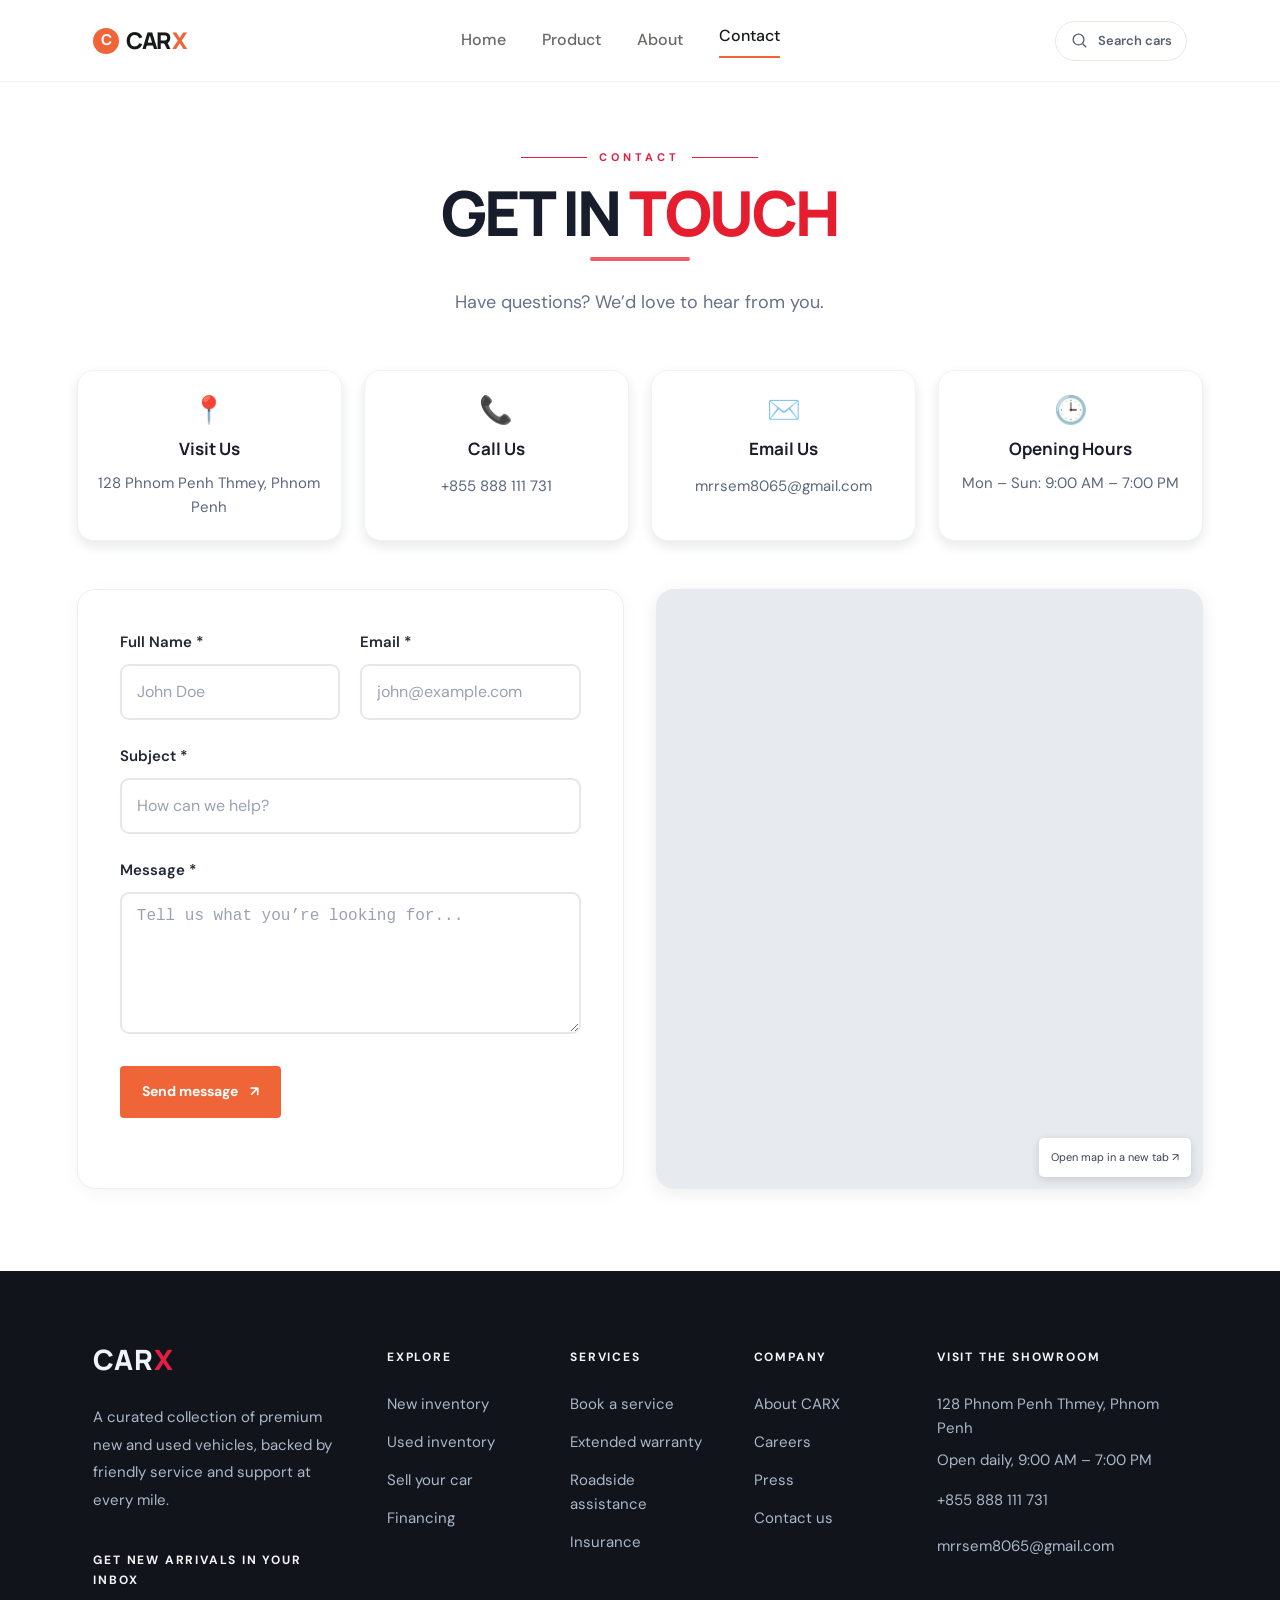
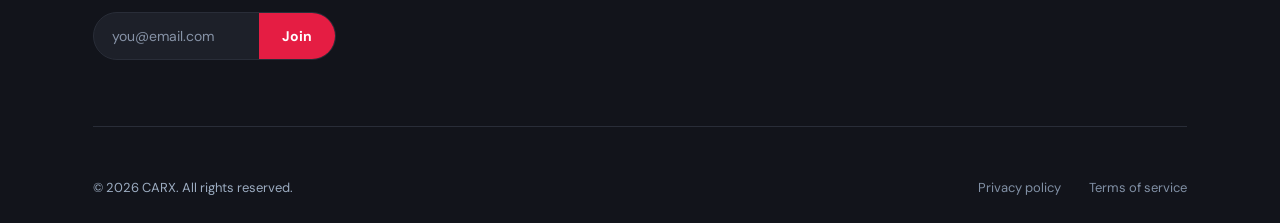
<file: contact.html>
<!doctype html>
<html lang="en">
  <head>
    <meta charset="UTF-8" />
    <meta name="viewport" content="width=device-width, initial-scale=1.0" />
    <meta name="description" content="Contact CARX in Phnom Penh. Call, email, visit our showroom, or send us a message." />
    <title>Contact CARX — Get in touch</title>
    <link rel="preconnect" href="https://fonts.googleapis.com" />
    <link rel="preconnect" href="https://fonts.gstatic.com" crossorigin />
    <link
      href="https://fonts.googleapis.com/css2?family=DM+Sans:wght@400;500;600;700&family=Manrope:wght@400;500;600;700;800&display=swap"
      rel="stylesheet"
    />
    <link rel="stylesheet" href="styles.css" />
    <script src="contact.js" defer></script>
  </head>
  <body class="contact-page">
    <header class="site-header">
      <a class="brand" href="index.html#home" aria-label="CARX home"><span class="brand-mark">C</span>CAR<span class="brand-x">X</span></a>
      <nav class="main-nav" aria-label="Main navigation">
        <a class="nav-link" href="index.html#home">Home</a>
        <a class="nav-link" href="product.html#inventory">Product</a>
        <a class="nav-link" href="about.html">About</a>
        <a class="nav-link active" href="contact.html" aria-current="page">Contact</a>
      </nav>
      <div class="header-actions">
        <a class="header-icon-button search-button" href="product.html?focusSearch=1#inventory" aria-label="Search cars" title="Search cars">
          <svg viewBox="0 0 24 24" aria-hidden="true"><circle cx="10.8" cy="10.8" r="6.8"></circle><path d="m16 16 4.5 4.5"></path></svg>
          <span>Search cars</span>
        </a>
      </div>
    </header>

    <main>
      <section class="contact-section">
        <div class="contact-heading">
          <div class="contact-eyebrow"><span></span>CONTACT<span></span></div>
          <h1>GET IN <span>TOUCH</span></h1>
          <div class="contact-heading-mark"></div>
          <p>Have questions? We’d love to hear from you.</p>
        </div>

        <div class="contact-cards">
          <article class="contact-card">
            <span class="contact-card-icon" aria-hidden="true">📍</span>
            <h2>Visit Us</h2>
            <p>128 Phnom Penh Thmey, Phnom Penh</p>
          </article>
          <article class="contact-card">
            <span class="contact-card-icon" aria-hidden="true">📞</span>
            <h2>Call Us</h2>
            <a href="tel:+855888111731">+855 888 111 731</a>
          </article>
          <article class="contact-card">
            <span class="contact-card-icon" aria-hidden="true">✉️</span>
            <h2>Email Us</h2>
            <a href="mailto:mrrsem8065@gmail.com">mrrsem8065@gmail.com</a>
          </article>
          <article class="contact-card">
            <span class="contact-card-icon" aria-hidden="true">🕒</span>
            <h2>Opening Hours</h2>
            <p>Mon – Sun: 9:00 AM – 7:00 PM</p>
          </article>
        </div>

        <div class="contact-lower">
          <form class="contact-form" id="contact-form">
            <div class="contact-form-fields">
              <label>
                Full Name *
                <input type="text" name="name" placeholder="John Doe" autocomplete="name" required />
              </label>
              <label>
                Email *
                <input type="email" name="email" placeholder="john@example.com" autocomplete="email" required />
              </label>
            </div>
            <label>
              Subject *
              <input type="text" name="subject" placeholder="How can we help?" required />
            </label>
            <label>
              Message *
              <textarea name="message" rows="5" placeholder="Tell us what you’re looking for..." required></textarea>
            </label>
            <button class="button button-primary contact-submit" type="submit">Send message <span aria-hidden="true">↗</span></button>
            <p class="contact-form-note" id="contact-form-note" aria-live="polite"></p>
          </form>

          <div class="contact-map">
            <iframe
              title="Map showing Phnom Penh Thmey, Phnom Penh"
              src="https://www.openstreetmap.org/export/embed.html?bbox=104.84%2C11.54%2C105.02%2C11.66&amp;layer=mapnik&amp;marker=11.603%2C104.89"
              loading="lazy"
              referrerpolicy="no-referrer-when-downgrade"
            ></iframe>
            <a class="map-link" href="https://www.openstreetmap.org/?mlat=11.603&amp;mlon=104.89#map=15/11.603/104.89" target="_blank" rel="noreferrer">Open map in a new tab ↗</a>
          </div>
        </div>
      </section>
    </main>

    <footer class="site-footer">
      <div class="footer-main">
        <section class="footer-brand-column" aria-label="About CARX">
          <a class="footer-brand" href="index.html#home" aria-label="CARX home">CAR<span>X</span></a>
          <p>A curated collection of premium new and used vehicles, backed by friendly service and support at every mile.</p>
          <form class="newsletter-form" action="mailto:mrrsem8065@gmail.com" method="post" enctype="text/plain">
            <label for="newsletter-email">GET NEW ARRIVALS IN YOUR INBOX</label>
            <div class="newsletter-control">
              <input id="newsletter-email" name="email" type="email" placeholder="you@email.com" autocomplete="email" required />
              <button type="submit">Join</button>
            </div>
          </form>
        </section>
        <nav class="footer-column" aria-label="Explore">
          <h2>EXPLORE</h2>
          <a href="product.html#inventory">New inventory</a>
          <a href="product.html#inventory">Used inventory</a>
          <a href="contact.html">Sell your car</a>
          <a href="contact.html">Financing</a>
        </nav>
        <nav class="footer-column" aria-label="Services">
          <h2>SERVICES</h2>
          <a href="contact.html">Book a service</a>
          <a href="contact.html">Extended warranty</a>
          <a href="contact.html">Roadside assistance</a>
          <a href="contact.html">Insurance</a>
        </nav>
        <nav class="footer-column" aria-label="Company">
          <h2>COMPANY</h2>
          <a href="about.html">About CARX</a>
          <a href="contact.html">Careers</a>
          <a href="contact.html">Press</a>
          <a href="contact.html">Contact us</a>
        </nav>
        <section class="footer-showroom" aria-label="Showroom information">
          <h2>VISIT THE SHOWROOM</h2>
          <p>128 Phnom Penh Thmey, Phnom Penh</p>
          <p>Open daily, 9:00 AM – 7:00 PM</p>
          <a href="tel:+855888111731">+855 888 111 731</a>
          <a href="mailto:mrrsem8065@gmail.com">mrrsem8065@gmail.com</a>
        </section>
      </div>
      <div class="footer-bottom">
        <span>© <span id="year"></span> CARX. All rights reserved.</span>
        <nav aria-label="Legal">
          <a href="contact.html">Privacy policy</a>
          <a href="contact.html">Terms of service</a>
        </nav>
      </div>
    </footer>
  </body>
</html>
</file>
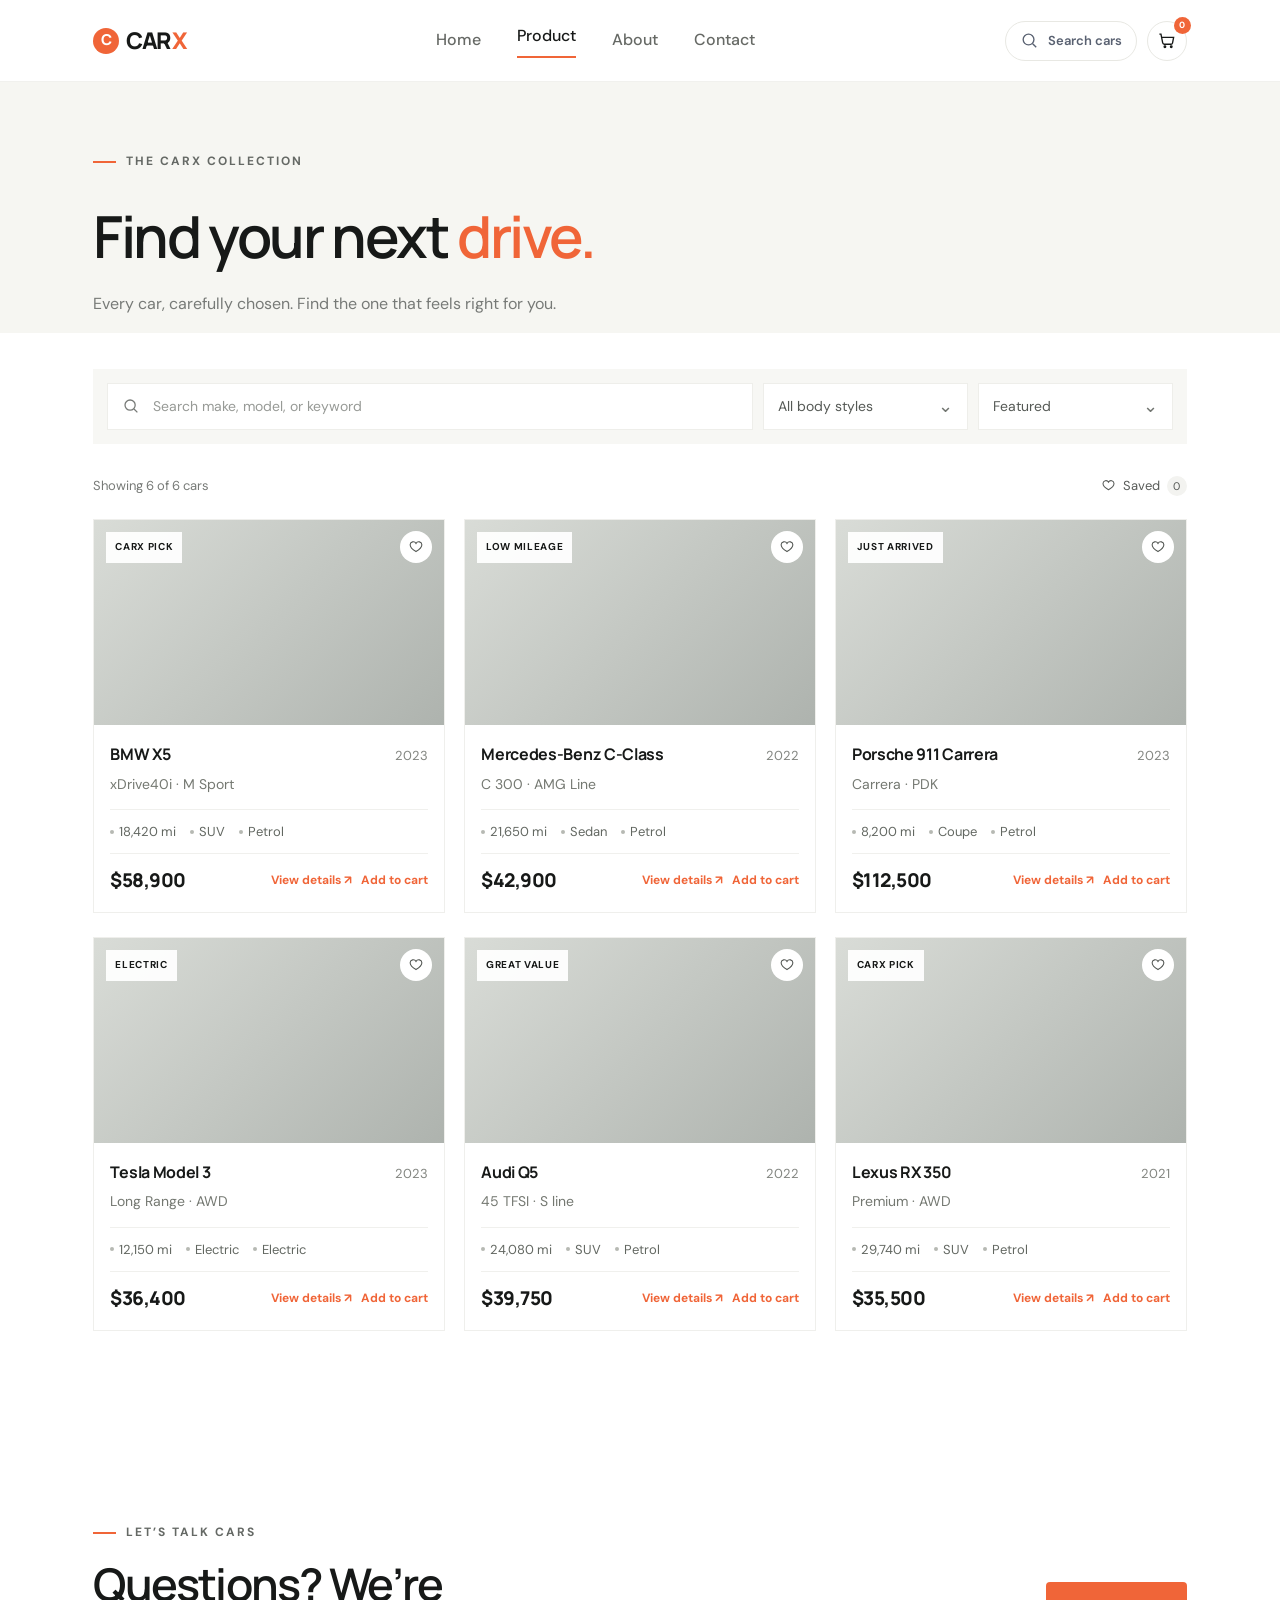
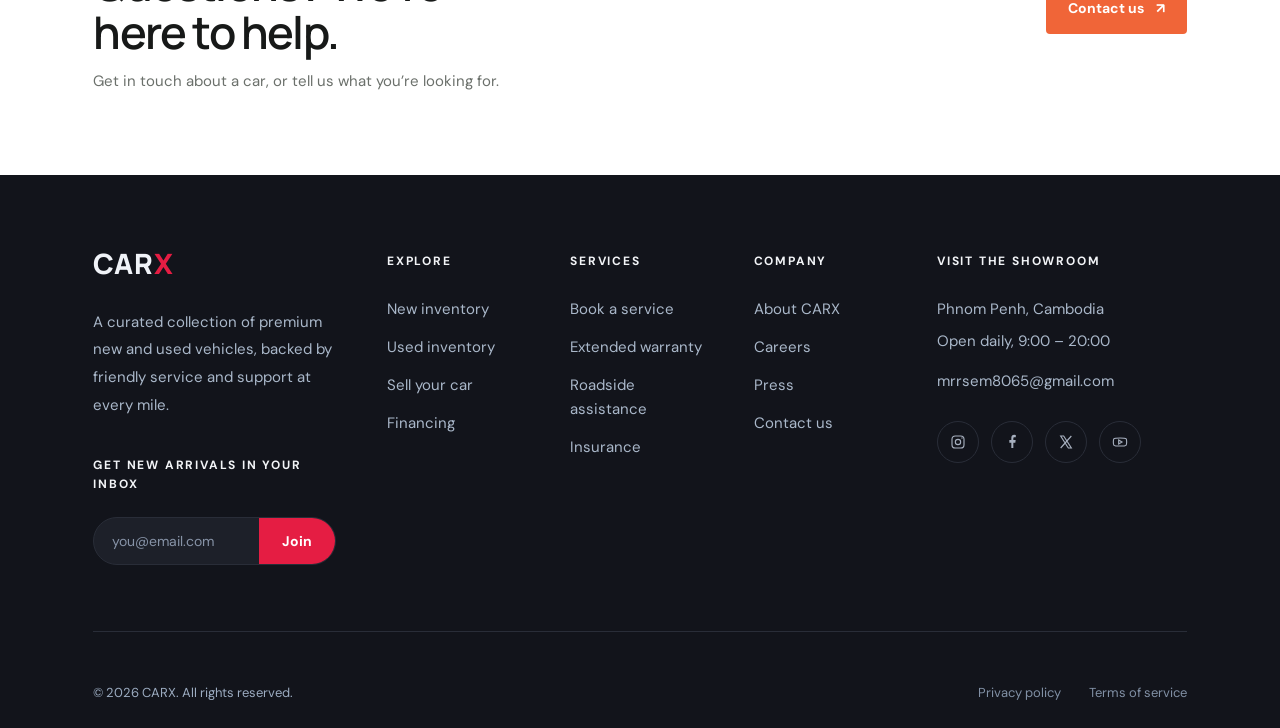
<file: product.html>
<!doctype html>
<html lang="en">
  <head>
    <meta charset="UTF-8" />
    <meta name="viewport" content="width=device-width, initial-scale=1.0" />
    <meta name="description" content="Browse the CARX collection of carefully selected cars for sale." />
    <title>Our Cars — CARX</title>
    <link rel="preconnect" href="https://fonts.googleapis.com" />
    <link rel="preconnect" href="https://fonts.gstatic.com" crossorigin />
    <link
      href="https://fonts.googleapis.com/css2?family=DM+Sans:wght@400;500;600;700&family=Manrope:wght@400;500;600;700;800&display=swap"
      rel="stylesheet"
    />
    <link rel="stylesheet" href="styles.css" />
    <script src="script.js" defer></script>
  </head>
  <body class="product-page">
    <header class="site-header">
      <a class="brand" href="index.html#home" aria-label="CARX home"><span class="brand-mark">C</span>CAR<span class="brand-x">X</span></a>
      <nav class="main-nav" aria-label="Main navigation">
        <a class="nav-link" href="index.html#home">Home</a>
        <a class="nav-link active" href="product.html#inventory" aria-current="page">Product</a>
        <a class="nav-link" href="about.html">About</a>
        <a class="nav-link" href="contact.html">Contact</a>
      </nav>
      <div class="header-actions">
        <button class="header-icon-button search-button" id="header-search" type="button" aria-label="Search cars" title="Search cars">
          <svg viewBox="0 0 24 24" aria-hidden="true"><circle cx="10.8" cy="10.8" r="6.8"></circle><path d="m16 16 4.5 4.5"></path></svg>
          <span>Search cars</span>
        </button>
        <button class="header-icon-button cart-button" id="cart-open" type="button" aria-label="Open shopping cart" title="Shopping cart">
          <svg viewBox="0 0 24 24" aria-hidden="true"><path d="M3 4h2l2.2 11.1a2 2 0 0 0 2 1.6h8.5a2 2 0 0 0 1.9-1.4L21 8H6"></path><circle cx="10" cy="20" r="1"></circle><circle cx="18" cy="20" r="1"></circle></svg>
          <span class="cart-count" id="cart-count" aria-live="polite">0</span>
        </button>
      </div>
    </header>

    <main>
      <section class="product-intro">
        <div class="eyebrow"><span class="eyebrow-line"></span>THE CARX COLLECTION</div>
        <h1>Find your next <span>drive.</span></h1>
        <p>Every car, carefully chosen. Find the one that feels right for you.</p>
      </section>

      <section class="inventory section-wrap" id="inventory">
        <div class="inventory-tools">
          <label class="search-box">
            <svg viewBox="0 0 24 24" aria-hidden="true"><circle cx="10.8" cy="10.8" r="6.8"></circle><path d="m16 16 4.5 4.5"></path></svg>
            <input id="search-input" type="search" placeholder="Search make, model, or keyword" aria-label="Search cars" />
          </label>
          <label class="select-wrap">
            <span class="sr-only">Filter by body style</span>
            <select id="body-filter">
              <option value="all">All body styles</option>
              <option value="SUV">SUV</option>
              <option value="Sedan">Sedan</option>
              <option value="Coupe">Coupe</option>
              <option value="Electric">Electric</option>
            </select>
          </label>
          <label class="select-wrap">
            <span class="sr-only">Sort cars</span>
            <select id="sort-select">
              <option value="featured">Featured</option>
              <option value="price-low">Price: low to high</option>
              <option value="price-high">Price: high to low</option>
              <option value="year-new">Newest first</option>
            </select>
          </label>
        </div>
        <div class="collection-meta">
          <p id="results-count" aria-live="polite">Showing all cars</p>
          <button class="saved-toggle" id="saved-toggle" type="button" aria-pressed="false">
            <svg viewBox="0 0 24 24" aria-hidden="true"><path d="M20.8 8.8c0 5.2-8.8 10-8.8 10s-8.8-4.8-8.8-10a4.7 4.7 0 0 1 8.8-2.2 4.7 4.7 0 0 1 8.8 2.2Z"></path></svg>
            Saved <span id="saved-count">0</span>
          </button>
        </div>
        <div class="car-grid" id="car-grid" aria-live="polite"></div>
        <div class="empty-state" id="empty-state" hidden>
          <span class="empty-icon">⌕</span>
          <h3>No cars found</h3>
          <p>Try changing your search or filters to see more cars.</p>
          <button class="button button-dark" id="clear-filters" type="button">Clear filters</button>
        </div>
      </section>

      <section class="sell-banner product-contact" id="contact">
        <div>
          <div class="eyebrow"><span class="eyebrow-line"></span>LET’S TALK CARS</div>
          <h2>Questions? We’re<br />here to help.</h2>
          <p>Get in touch about a car, or tell us what you’re looking for.</p>
        </div>
        <a class="button button-primary" href="mailto:hello@carx.example?subject=Hello%20CARX">Contact us <span aria-hidden="true">↗</span></a>
      </section>
    </main>

    <footer class="site-footer">
      <div class="footer-main">
        <section class="footer-brand-column" aria-label="About CARX">
          <a class="footer-brand" href="index.html#home" aria-label="CARX home">CAR<span>X</span></a>
          <p>A curated collection of premium new and used vehicles, backed by friendly service and support at every mile.</p>
          <form class="newsletter-form" action="mailto:hello@carx.example" method="post" enctype="text/plain">
            <label for="newsletter-email">GET NEW ARRIVALS IN YOUR INBOX</label>
            <div class="newsletter-control">
              <input id="newsletter-email" name="email" type="email" placeholder="you@email.com" autocomplete="email" required />
              <button type="submit">Join</button>
            </div>
          </form>
        </section>
        <nav class="footer-column" aria-label="Explore">
          <h2>EXPLORE</h2>
          <a href="product.html#inventory">New inventory</a>
          <a href="product.html#inventory">Used inventory</a>
          <a href="contact.html">Sell your car</a>
          <a href="contact.html">Financing</a>
        </nav>
        <nav class="footer-column" aria-label="Services">
          <h2>SERVICES</h2>
          <a href="contact.html">Book a service</a>
          <a href="contact.html">Extended warranty</a>
          <a href="contact.html">Roadside assistance</a>
          <a href="contact.html">Insurance</a>
        </nav>
        <nav class="footer-column" aria-label="Company">
          <h2>COMPANY</h2>
          <a href="about.html">About CARX</a>
          <a href="contact.html">Careers</a>
          <a href="contact.html">Press</a>
          <a href="contact.html">Contact us</a>
        </nav>
        <section class="footer-showroom" aria-label="Showroom information">
          <h2>VISIT THE SHOWROOM</h2>
          <p>Phnom Penh, Cambodia</p>
          <p>Open daily, 9:00 – 20:00</p>
          <a href="mailto:mrrsem8065@gmail.com">mrrsem8065@gmail.com</a>
          <div class="footer-social" aria-label="Follow CARX">
            <a href="https://instagram.com" aria-label="Instagram"><svg viewBox="0 0 24 24" aria-hidden="true"><rect x="3" y="3" width="18" height="18" rx="5"></rect><circle cx="12" cy="12" r="4"></circle><circle class="social-dot" cx="18" cy="6" r="1"></circle></svg></a>
            <a href="https://facebook.com" aria-label="Facebook"><svg viewBox="0 0 24 24" aria-hidden="true"><path d="M14 21v-8h3l.5-4H14V7c0-1.2.4-2 2-2h1.7V1.4A22 22 0 0 0 15.2 1C12.7 1 11 2.5 11 5.5V9H8v4h3v8z"></path></svg></a>
            <a href="https://x.com" aria-label="X"><svg viewBox="0 0 24 24" aria-hidden="true"><path d="M4 3h4.5L20 21h-4.5zM20 3 4 21"></path></svg></a>
            <a href="https://youtube.com" aria-label="YouTube"><svg viewBox="0 0 24 24" aria-hidden="true"><path d="M22 12s0-4-1-5-9-1-9-1-8 0-9 1-1 5-1 5 0 4 1 5 9 1 9 1 8 0 9-1 1-5 1-5Z"></path><path d="m10 9 5 3-5 3z"></path></svg></a>
          </div>
        </section>
      </div>
      <div class="footer-bottom">
        <span>© <span id="year"></span> CARX. All rights reserved.</span>
        <nav aria-label="Legal">
          <a href="contact.html">Privacy policy</a>
          <a href="contact.html">Terms of service</a>
        </nav>
      </div>
    </footer>

    <dialog class="car-dialog" id="car-dialog" aria-labelledby="dialog-title">
      <button class="dialog-close" id="dialog-close" type="button" aria-label="Close details">×</button>
      <div class="dialog-image" id="dialog-image"></div>
      <div class="dialog-content">
        <div class="eyebrow"><span class="eyebrow-line"></span>THE DETAILS</div>
        <h2 id="dialog-title"></h2>
        <p class="dialog-price" id="dialog-price"></p>
        <div class="dialog-specs" id="dialog-specs"></div>
        <p class="dialog-description" id="dialog-description"></p>
        <a class="button button-primary dialog-contact" href="mailto:hello@carx.example?subject=I'm%20interested%20in%20a%20CARX%20vehicle">Ask us about this car <span aria-hidden="true">↗</span></a>
      </div>
    </dialog>

    <dialog class="cart-dialog" id="cart-dialog" aria-labelledby="cart-title">
      <div class="cart-heading">
        <div>
          <div class="eyebrow"><span class="eyebrow-line"></span>YOUR SELECTION</div>
          <h2 id="cart-title">Your cart <span id="cart-title-count">(0)</span></h2>
        </div>
        <button class="dialog-close" id="cart-close" type="button" aria-label="Close cart">×</button>
      </div>
      <div class="cart-items" id="cart-items"></div>
      <div class="cart-empty" id="cart-empty">
        <p>Your cart is empty.</p>
        <a class="button button-dark" id="cart-browse" href="#inventory">Browse cars</a>
      </div>
      <div class="cart-footer" id="cart-footer" hidden>
        <div class="cart-total"><span>Total</span><strong id="cart-total"></strong></div>
        <button class="button button-primary checkout-start" id="checkout-start" type="button">Continue to checkout <span aria-hidden="true">↗</span></button>
      </div>
      <form class="checkout-form" id="checkout-form" hidden>
        <h3>Checkout</h3>
        <p class="checkout-help">Select a payment method to place your order. No personal details are required.</p>
        <fieldset class="payment-options">
          <legend>Payment method</legend>
          <label><input type="radio" name="payment-method" value="Bank transfer" required /> Bank transfer</label>
          <label><input type="radio" name="payment-method" value="Cash" /> Cash</label>
        </fieldset>
        <p class="checkout-message">Bank transfer details will be provided by CARX. No online payment is taken here.</p>
        <button class="button button-primary checkout-submit" type="submit">Place order</button>
      </form>
    </dialog>
    <dialog class="receipt-dialog" id="receipt-dialog" aria-labelledby="receipt-title">
      <div class="receipt-content">
        <div class="receipt-success-icon" aria-hidden="true">✓</div>
        <h2 id="receipt-title">Order received</h2>
        <p class="receipt-intro">Thank you for choosing CARX. Here is your receipt.</p>
        <div class="receipt-meta">
          <p>Receipt: <strong id="receipt-number"></strong></p>
          <p>Date: <strong id="receipt-date"></strong></p>
          <p>Payment: <strong id="receipt-payment"></strong></p>
        </div>
        <p class="receipt-payment-note" id="receipt-payment-note"></p>
        <h3>Order items</h3>
        <div class="receipt-items" id="receipt-items"></div>
        <div class="receipt-total"><span>Total</span><strong id="receipt-total"></strong></div>
        <div class="receipt-actions">
          <button class="button receipt-print" id="receipt-print" type="button">Print receipt</button>
          <a class="button button-primary" id="receipt-continue" href="product.html#inventory">Continue browsing</a>
        </div>
      </div>
    </dialog>
  </body>
</html>
</file>
<file: styles.css>
:root {
  color-scheme: light;
  --ink: #171918;
  --muted: #777a77;
  --orange: #f06538;
  --paper: #f7f7f4;
  --line: #e8e8e3;
  --font-body: "DM Sans", "Khmer OS Battambang", "Noto Sans Khmer", sans-serif;
  --font-heading: "Manrope", "Khmer OS Battambang", "Noto Sans Khmer", sans-serif;
}

* { box-sizing: border-box; }
html { scroll-behavior: auto; }
body { margin: 0; color: var(--ink); background: #fff; font-family: var(--font-body); font-size: 18px; line-height: 1.65; -webkit-font-smoothing: antialiased; }
[lang="km"], .khmer-text { font-family: "Khmer OS Battambang", "Noto Sans Khmer", var(--font-body); font-size: 1.15em; line-height: 1.9; }
button, input, select { font: inherit; }
a { color: inherit; text-decoration: none; }
button { color: inherit; }
.sr-only { position: absolute; width: 1px; height: 1px; padding: 0; margin: -1px; overflow: hidden; clip: rect(0, 0, 0, 0); white-space: nowrap; border: 0; }

.site-header { position: sticky; z-index: 5; top: 0; height: 82px; padding: 0 7.3%; display: flex; align-items: center; justify-content: space-between; background: #fff; border-bottom: 1px solid #f1f1ee; }
.brand { display: inline-flex; align-items: center; gap: 2px; font-family: var(--font-heading); font-weight: 800; font-size: 23px; letter-spacing: -1.5px; }
.brand-mark { width: 26px; height: 26px; margin-right: 5px; display: inline-grid; place-items: center; border-radius: 50%; color: #fff; background: var(--orange); font-size: 15px; letter-spacing: -1px; }
.brand-x { color: var(--orange); }
.main-nav { display: flex; align-items: center; gap: 36px; }
.nav-link { color: #666965; font-size: 16px; font-weight: 500; transition: color .2s; }
.nav-link:hover, .nav-link.active { color: var(--ink); }
.nav-link.active::after { display: block; content: ""; height: 2px; background: var(--orange); margin-top: 7px; }
.header-actions { display: flex; align-items: center; gap: 10px; }
.header-icon-button { position: relative; width: 40px; height: 40px; display: grid; place-items: center; border: 1px solid #e8e8e3; border-radius: 50%; background: #fff; cursor: pointer; transition: border-color .2s, color .2s; }
.search-button { width: auto; min-width: 40px; display: inline-flex; gap: 9px; padding: 0 14px; border-radius: 24px; color: #596171; font-size: 13px; font-weight: 600; white-space: nowrap; }
.search-button span { display: inline; }
.header-icon-button:hover { border-color: var(--orange); color: var(--orange); }
.header-icon-button svg { width: 19px; height: 19px; fill: none; stroke: currentColor; stroke-width: 1.7; }
.cart-count { position: absolute; top: -5px; right: -5px; min-width: 17px; height: 17px; display: grid; place-items: center; padding: 0 4px; border-radius: 50%; background: var(--orange); color: #fff; font-size: 9px; font-weight: 700; }
.text-link span, .button span { margin-left: 12px; }

.hero { position: relative; min-height: 520px; height: min(660px, 67vw); display: flex; align-items: center; overflow: hidden; color: #fff; background: #252724; }
.hero-image { position: absolute; inset: 0; background: linear-gradient(90deg, rgba(17,19,18,.91) 0%, rgba(17,19,18,.75) 38%, rgba(17,19,18,.1) 100%), url("https://images.unsplash.com/photo-1492144534655-ae79c964c9d7?auto=format&fit=crop&w=2000&q=85") center 55%/cover; transition: background-image .35s ease; }
.hero-content { position: relative; z-index: 1; width: min(1200px, 85.4%); margin: 0 auto; padding-bottom: 12px; }
.eyebrow { display: flex; align-items: center; gap: 10px; font-size: 12px; font-weight: 700; letter-spacing: 2px; }
.eyebrow-line { display: inline-block; width: 23px; height: 2px; background: var(--orange); }
.hero h1, .section-heading h2, .why-inner h2, .sell-banner h2 { margin: 26px 0 16px; font-family: var(--font-heading); font-weight: 600; letter-spacing: -2.6px; line-height: 1.08; }
.hero h1 { font-size: clamp(54px, 7vw, 92px); }
.hero h1 span, .section-heading h2 span, .why-inner h2 span { color: var(--orange); }
.hero-content > p { max-width: 540px; margin: 0 0 29px; color: #d3d4d0; font-size: 17px; line-height: 1.7; }
.hero-actions { display: flex; align-items: center; gap: 20px; }
.hero-price { color: #fff; font-family: var(--font-heading); font-size: 21px; }
.button { min-height: 52px; display: inline-flex; align-items: center; justify-content: center; padding: 0 22px; border: 0; border-radius: 4px; font-size: 14px; font-weight: 700; cursor: pointer; transition: transform .2s, background .2s; }
.button:hover { transform: translateY(-2px); }
.button-primary { background: var(--orange); color: #fff; }
.button-primary:hover { background: #db552c; }
.hero-note { position: absolute; right: 7.3%; bottom: 38px; display: flex; align-items: center; gap: 9px; color: #e4e5e2; font-size: 10px; }
.note-dot { width: 7px; height: 7px; border-radius: 50%; background: var(--orange); }
.hero-controls { position: absolute; right: 7.3%; bottom: 32px; display: flex; align-items: center; gap: 12px; }
.hero-arrow, .featured-arrow { width: 36px; height: 36px; display: grid; place-items: center; border: 1px solid rgba(255,255,255,.4); border-radius: 50%; background: transparent; color: #fff; cursor: pointer; transition: background .2s, border-color .2s; }
.hero-arrow:hover { border-color: var(--orange); background: var(--orange); }
.hero-dots { display: flex; align-items: center; gap: 6px; }
.hero-dot { width: 7px; height: 7px; padding: 0; border: 0; border-radius: 9px; background: rgba(255,255,255,.55); cursor: pointer; transition: width .2s, background .2s; }
.hero-dot[aria-current="true"] { width: 22px; background: var(--orange); }
.hero-count { margin-left: 9px; color: #a7aaa6; font-family: var(--font-heading); font-size: 13px; }
.hero-count strong { color: white; font-size: 20px; font-weight: 500; }

.section-wrap { width: min(1200px, 85.4%); margin: 0 auto; }
.inventory { padding: 98px 0 110px; }
.featured-products { padding: 98px 0 110px; overflow: hidden; }
.section-heading { display: flex; justify-content: space-between; align-items: end; margin-bottom: 33px; }
.section-heading .eyebrow, .why-inner .eyebrow, .sell-banner .eyebrow { color: #656965; }
.section-heading h2, .why-inner h2 { margin: 17px 0 0; font-size: clamp(38px, 4.5vw, 52px); letter-spacing: -2px; }
.text-link { padding-bottom: 6px; font-size: 14px; font-weight: 700; border-bottom: 1px solid var(--orange); }
.featured-heading-actions { display: flex; align-items: center; gap: 24px; }
.featured-arrows { display: flex; gap: 8px; }
.featured-arrow { width: 32px; height: 32px; border-color: #e5e5e0; color: var(--ink); }
.featured-arrow:hover { border-color: var(--orange); background: var(--orange); color: #fff; }
.featured-track { display: grid; grid-auto-columns: calc((100% - 38px) / 3); grid-auto-flow: column; gap: 19px; overflow-x: auto; overscroll-behavior-inline: contain; scroll-behavior: smooth; scroll-snap-type: x mandatory; scrollbar-width: none; }
.featured-track::-webkit-scrollbar { display: none; }
.featured-track .car-card { scroll-snap-align: start; }
.inventory-tools { display: grid; grid-template-columns: minmax(210px, 1fr) 205px 195px; gap: 10px; padding: 14px; background: var(--paper); }
.search-box, .select-wrap { height: 47px; display: flex; align-items: center; background: #fff; border: 1px solid #eeeeea; }
.search-box { gap: 11px; padding: 0 14px; }
.search-box svg, .saved-toggle svg { width: 18px; height: 18px; fill: none; stroke: currentColor; stroke-width: 1.7; flex: 0 0 auto; }
.search-box svg { color: #777a77; }
.search-box input { width: 100%; border: 0; outline: 0; color: var(--ink); font-size: 14px; }
.search-box input::placeholder { color: #979a96; }
.select-wrap { position: relative; }
.select-wrap::after { content: "⌄"; position: absolute; right: 14px; color: #717570; pointer-events: none; }
.select-wrap select { width: 100%; height: 100%; padding: 0 32px 0 14px; appearance: none; border: 0; outline: 0; background: transparent; color: #555955; font-size: 14px; cursor: pointer; }
.collection-meta { display: flex; align-items: center; justify-content: space-between; margin: 25px 0 17px; }
.collection-meta p { margin: 0; color: #777a77; font-size: 13px; }
.saved-toggle { display: inline-flex; align-items: center; gap: 7px; padding: 6px 0; border: 0; background: transparent; color: #585b58; font-size: 13px; cursor: pointer; }
.saved-toggle svg { width: 15px; height: 15px; }
.saved-toggle[aria-pressed="true"], .saved-toggle:hover { color: var(--orange); }
.saved-toggle[aria-pressed="true"] svg, .favorite-button.is-saved svg { fill: var(--orange); stroke: var(--orange); }
.saved-toggle span { display: inline-grid; min-width: 20px; height: 20px; place-items: center; border-radius: 50%; background: #f3f3f0; font-size: 11px; }
.car-grid { display: grid; grid-template-columns: repeat(3, minmax(0, 1fr)); gap: 24px 19px; }
.car-card { min-width: 0; background: #fff; border: 1px solid #efefec; transition: box-shadow .2s, transform .2s; }
.car-card:hover { transform: translateY(-3px); box-shadow: 0 12px 28px rgba(20,25,20,.08); }
.car-photo { position: relative; height: 205px; overflow: hidden; background: #eeefec; }
.car-photo img { width: 100%; height: 100%; object-fit: cover; transition: transform .4s; }
.car-card:hover .car-photo img { transform: scale(1.035); }
.car-badge { position: absolute; left: 12px; top: 12px; padding: 7px 9px; background: rgba(255,255,255,.94); font-size: 10px; font-weight: 700; letter-spacing: .65px; text-transform: uppercase; }
.favorite-button { position: absolute; right: 12px; top: 11px; width: 32px; height: 32px; display: grid; place-items: center; border: 0; border-radius: 50%; background: #fff; cursor: pointer; }
.favorite-button svg { width: 16px; height: 16px; fill: none; stroke: #545854; stroke-width: 1.6; transition: fill .2s; }
.favorite-button:hover svg { stroke: var(--orange); }
.car-info { padding: 16px 16px 14px; }
.car-title-row { display: flex; justify-content: space-between; gap: 8px; align-items: baseline; }
.car-title { overflow: hidden; margin: 0; font-family: var(--font-heading); font-size: 16px; font-weight: 700; letter-spacing: -.3px; text-overflow: ellipsis; white-space: nowrap; }
.car-year { color: #838681; font-size: 13px; }
.car-trim { margin: 5px 0 13px; color: #747871; font-size: 14px; }
.car-specs { display: flex; gap: 14px; padding: 11px 0; border-top: 1px solid #f0f0ed; color: #626761; font-size: 13px; }
.car-specs span { display: inline-flex; align-items: center; gap: 5px; }
.car-specs span::before { content: ""; width: 4px; height: 4px; border-radius: 50%; background: #b6b9b3; }
.car-bottom { display: flex; align-items: center; justify-content: space-between; gap: 6px; padding-top: 10px; border-top: 1px solid #f0f0ed; }
.car-price { font-family: var(--font-heading); font-size: 19px; font-weight: 800; letter-spacing: -.5px; }
.car-actions { display: flex; align-items: center; gap: 9px; }
.details-button, .cart-add-button { padding: 7px 0; border: 0; background: transparent; color: var(--orange); font-size: 12px; font-weight: 700; cursor: pointer; white-space: nowrap; }
.details-button:hover, .cart-add-button:hover { color: #c94822; }
.cart-add-button.is-added { color: #39724b; }
.empty-state { padding: 54px 15px; text-align: center; }
.empty-icon { color: var(--orange); font-size: 42px; }
.empty-state h3 { margin: 9px 0; font-family: var(--font-heading); }
.empty-state p { margin: 0 0 20px; color: var(--muted); font-size: 15px; }
.button-dark { background: var(--ink); color: white; }

.why-section { padding: 89px 0 98px; background: #f6f6f2; }
.why-inner { width: min(1200px, 85.4%); margin: 0 auto; display: grid; grid-template-columns: .85fr 1.4fr; gap: 10%; }
.why-inner h2 { font-size: clamp(40px, 5vw, 55px); line-height: 1.12; }
.benefits { display: grid; grid-template-columns: repeat(3, 1fr); gap: 24px; padding-top: 23px; }
.benefit-image { width: 100%; aspect-ratio: 4 / 3; display: block; margin-bottom: 18px; border-radius: 12px; object-fit: cover; }
.benefit-number { color: var(--orange); font-family: var(--font-heading); font-size: 13px; font-weight: 800; }
.benefit h3 { margin: 24px 0 10px; font-family: var(--font-heading); font-size: 16px; letter-spacing: -.2px; }
.benefit p { max-width: 220px; margin: 0; color: #6b706b; font-size: 14px; line-height: 1.8; }
.sell-banner { width: min(1200px, 85.4%); margin: 0 auto; padding: 82px 0; display: flex; align-items: center; justify-content: space-between; }
.sell-banner h2 { margin: 17px 0 12px; font-size: clamp(34px, 4vw, 45px); letter-spacing: -1.8px; }
.sell-banner p { margin: 0; color: #6b706b; font-size: 15px; }
.sell-banner .button { min-width: 140px; }
.service-contact-link { gap: 9px; }
.service-contact-link svg { width: 21px; height: 21px; fill: none; stroke: currentColor; stroke-linecap: round; stroke-linejoin: round; stroke-width: 1.7; }
.product-intro { padding: 70px 7.3% 15px; background: #f6f6f2; }
.product-intro .eyebrow { color: #656965; }
.product-intro h1 { margin: 16px 0 8px; font-family: var(--font-heading); font-size: clamp(38px, 5vw, 58px); font-weight: 600; letter-spacing: -2.6px; }
.product-intro h1 span { color: var(--orange); }
.product-intro p { margin: 0; color: #777a77; font-size: 16px; }
.product-page .inventory { padding-top: 36px; }
.site-footer { padding: 65px max(7.3%, calc((100% - 1450px) / 2)) 25px; background: #12141b; color: #d3dae4; }
.footer-main { display: grid; grid-template-columns: minmax(230px, 1.65fr) repeat(3, minmax(100px, .9fr)) minmax(220px, 1.7fr); gap: clamp(24px, 4vw, 58px); padding-bottom: 66px; }
.footer-brand { display: inline-flex; align-items: center; margin-bottom: 22px; color: #f0f3f8; font-family: var(--font-heading); font-size: 28px; font-weight: 800; letter-spacing: 1px; }
.footer-brand span { color: #e51d43; }
.footer-brand-column > p { max-width: 345px; margin: 0 0 36px; color: #aab8ca; font-size: 15px; line-height: 1.85; }
.newsletter-form label, .footer-column h2, .footer-showroom h2 { display: block; margin: 0 0 22px; color: #f2f4f7; font-size: 12px; font-weight: 700; letter-spacing: 1.8px; }
.newsletter-control { display: flex; min-height: 48px; overflow: hidden; border: 1px solid #292d38; border-radius: 30px; background: #1d2029; }
.newsletter-control input { min-width: 0; flex: 1; padding: 0 18px; border: 0; outline: 0; background: transparent; color: #f3f4f6; font-size: 14px; }
.newsletter-control input::placeholder { color: #8793a7; }
.newsletter-control button { min-width: 76px; padding: 0 16px; border: 0; background: #e51d43; color: white; font-size: 14px; font-weight: 700; cursor: pointer; }
.newsletter-control button:hover { background: #c91839; }
.footer-column, .footer-showroom { display: flex; flex-direction: column; align-items: flex-start; }
.footer-column h2, .footer-showroom h2 { margin: 12px 0 25px; white-space: nowrap; }
.footer-column a, .footer-showroom p, .footer-showroom > a { margin: 0 0 14px; color: #aab8ca; font-size: 15px; line-height: 1.6; }
.footer-column a:hover, .footer-showroom > a:hover, .footer-bottom a:hover { color: #fff; }
.footer-showroom p { margin-bottom: 8px; }
.footer-showroom > a { margin-top: 8px; }
.footer-social { display: flex; gap: 12px; margin-top: 14px; }
.footer-social a { width: 42px; height: 42px; display: grid; place-items: center; border: 1px solid #292d38; border-radius: 50%; color: #a7b0bf; transition: border-color .2s, color .2s; }
.footer-social a:hover { border-color: #e51d43; color: #fff; }
.footer-social svg { width: 16px; height: 16px; fill: none; stroke: currentColor; stroke-width: 1.7; }
.footer-social a:nth-child(2) svg { fill: currentColor; stroke: none; }
.footer-social .social-dot { fill: currentColor; stroke: none; }
.footer-bottom { min-height: 72px; display: flex; align-items: end; justify-content: space-between; gap: 20px; padding-top: 24px; border-top: 1px solid #292d38; color: #9cacc1; font-size: 13px; }
.footer-bottom nav { display: flex; gap: 28px; }
.footer-bottom a { color: #8190a5; }

.contact-section { width: min(1250px, 88%); margin: 0 auto; padding: 66px 0 82px; }
.contact-heading { text-align: center; }
.contact-eyebrow { display: flex; align-items: center; justify-content: center; gap: 12px; color: #e51d43; font-size: 11px; font-weight: 700; letter-spacing: 4px; }
.contact-eyebrow span { width: 66px; height: 1px; background: #e51d43; }
.contact-heading h1 { margin: 14px 0 10px; color: #171d2a; font-family: var(--font-heading); font-size: clamp(40px, 5vw, 62px); font-weight: 800; letter-spacing: -2.5px; line-height: 1.08; }
.contact-heading h1 span { color: #e51d2e; }
.contact-heading-mark { width: 100px; height: 4px; margin: 0 auto 27px; border-radius: 4px; background: #ef5c67; }
.contact-heading > p { margin: 0; color: #657187; font-size: 18px; }
.contact-cards { display: grid; grid-template-columns: repeat(4, minmax(0, 1fr)); gap: 22px; margin: 52px 0 48px; }
.contact-card { min-height: 164px; padding: 25px 20px 21px; border: 1px solid #f1f2f4; border-radius: 17px; background: #fff; box-shadow: 0 5px 12px rgba(20,25,35,.1); text-align: center; }
.contact-card-icon { display: block; margin-bottom: 12px; font-size: 27px; line-height: 1; }
.contact-card h2 { margin: 0 0 8px; color: #171d2a; font-family: var(--font-heading); font-size: 17px; font-weight: 700; }
.contact-card p, .contact-card a { margin: 0; color: #59677d; font-size: 15px; line-height: 1.6; }
.contact-card a:hover { color: #e51d43; }
.contact-lower { display: grid; grid-template-columns: 1fr 1fr; gap: 32px; align-items: stretch; }
.contact-form { padding: 40px 42px; border: 1px solid #eceef1; border-radius: 18px; background: #fff; box-shadow: 0 4px 18px rgba(20,25,35,.04); }
.contact-form-fields { display: grid; grid-template-columns: 1fr 1fr; gap: 20px; }
.contact-form label { display: block; margin-bottom: 24px; color: #202735; font-size: 15px; font-weight: 600; }
.contact-form input, .contact-form textarea { width: 100%; margin-top: 9px; padding: 13px 15px; border: 2px solid #e4e7ec; border-radius: 9px; outline: none; background: #fff; color: #202735; font-size: 16px; font-weight: 400; transition: border-color .2s, box-shadow .2s; }
.contact-form input { min-height: 52px; }
.contact-form textarea { min-height: 142px; resize: vertical; }
.contact-form input::placeholder, .contact-form textarea::placeholder { color: #99a2b1; }
.contact-form input:focus, .contact-form textarea:focus { border-color: #e51d43; box-shadow: 0 0 0 3px rgba(229,29,67,.1); }
.contact-submit { min-width: 150px; }
.contact-form-note { min-height: 18px; margin: 12px 0 0; color: #657187; font-size: 12px; line-height: 1.5; }
.contact-map { position: relative; min-height: 430px; overflow: hidden; border-radius: 18px; background: #e7ebef; box-shadow: 0 4px 18px rgba(20,25,35,.08); }
.contact-map iframe { width: 100%; height: 100%; min-height: 430px; display: block; border: 0; }
.map-link { position: absolute; right: 12px; bottom: 12px; padding: 10px 12px; border-radius: 5px; background: #fff; color: #364253; font-size: 11px; box-shadow: 0 2px 8px rgba(0,0,0,.15); }
.map-link:hover { color: #e51d43; }

.about-page-content { width: min(1120px, 86%); margin: 0 auto; padding: 28px 0 65px; }
.about-tagline { margin: 0 0 42px; color: #566177; font-size: 16px; text-align: center; }
.about-story { display: grid; grid-template-columns: 1fr 1fr; align-items: center; gap: 30px; }
.about-photo-wrap { position: relative; min-width: 0; }
.about-photo { width: 100%; height: 370px; display: block; border-radius: 15px; object-fit: cover; box-shadow: 0 12px 24px rgba(20,25,35,.12); }
.about-since { position: absolute; right: -12px; bottom: -12px; padding: 11px 22px; border-radius: 11px; background: #e51d2e; color: #fff; font-size: 14px; font-weight: 700; box-shadow: 0 7px 14px rgba(229,29,46,.2); }
.about-copy p { margin: 0 0 21px; color: #566177; font-size: 16px; line-height: 1.75; }
.about-copy strong { color: #e51d2e; }
.about-actions { display: flex; flex-wrap: wrap; gap: 13px; margin-top: 32px; }
.about-actions .button-primary { min-width: 148px; border-radius: 28px; background: #e51d2e; box-shadow: 0 7px 15px rgba(229,29,46,.18); }
.about-contact-button { min-width: 145px; border: 2px solid #d5d9e0; border-radius: 28px; background: #fff; color: #273144; }
.about-contact-button:hover { border-color: #e51d2e; background: #fff; }
.about-stats { display: grid; grid-template-columns: repeat(4, minmax(0, 1fr)); gap: 20px; margin-top: 58px; }
.about-stat { min-height: 106px; display: flex; flex-direction: column; align-items: center; justify-content: center; gap: 2px; padding: 14px; border-radius: 15px; background: #f7f8fa; text-align: center; }
.about-stat strong { color: #e51d2e; font-family: var(--font-heading); font-size: 34px; font-weight: 800; line-height: 1.2; }
.about-stat span { color: #647086; font-size: 14px; }

.car-dialog { position: relative; width: min(760px, calc(100% - 32px)); max-width: none; max-height: min(90vh, 760px); padding: 0; overflow: auto; border: 0; background: #fff; box-shadow: 0 20px 70px rgba(0,0,0,.25); }
.car-dialog::backdrop { background: rgba(14,17,15,.72); }
.dialog-close { position: absolute; z-index: 1; top: 13px; right: 13px; width: 34px; height: 34px; border: 0; border-radius: 50%; background: #fff; font-size: 24px; line-height: 1; cursor: pointer; }
.dialog-image { height: 310px; background-position: center; background-size: cover; }
.dialog-content { padding: 27px 32px 33px; }
.dialog-content h2 { margin: 13px 0 4px; font-family: var(--font-heading); font-size: 27px; letter-spacing: -1px; }
.dialog-price { margin: 0; color: var(--orange); font-family: var(--font-heading); font-size: 18px; font-weight: 800; }
.dialog-specs { display: flex; flex-wrap: wrap; gap: 10px; margin: 20px 0; }
.dialog-specs span { padding: 9px 11px; background: var(--paper); color: #565a56; font-size: 10px; }
.dialog-description { max-width: 580px; color: #6c706c; font-size: 12px; line-height: 1.7; }
.dialog-contact { margin-top: 10px; }
.cart-dialog { position: relative; width: min(560px, calc(100% - 32px)); max-width: none; max-height: min(85vh, 760px); padding: 28px; overflow-y: auto; border: 0; background: #fff; box-shadow: 0 20px 70px rgba(0,0,0,.25); }
.cart-dialog::backdrop { background: rgba(14,17,15,.65); }
.cart-heading { display: flex; justify-content: space-between; align-items: flex-start; padding-right: 36px; }
.cart-heading h2 { margin: 12px 0 0; font-family: var(--font-heading); font-size: 25px; letter-spacing: -1px; }
.cart-heading h2 span { color: #858882; font-size: 15px; }
.cart-heading .dialog-close { top: 18px; right: 18px; border: 1px solid var(--line); }
.cart-items { margin-top: 20px; }
.cart-item { display: grid; grid-template-columns: 76px 1fr auto; align-items: center; gap: 13px; padding: 13px 0; border-top: 1px solid var(--line); }
.cart-item img { width: 76px; height: 55px; object-fit: cover; background: var(--paper); }
.cart-item-details h3 { margin: 0 0 5px; font-family: var(--font-heading); font-size: 12px; }
.cart-item-details p { margin: 0; color: var(--muted); font-size: 11px; }
.cart-remove { padding: 6px; border: 0; background: transparent; color: #777a77; font-size: 10px; cursor: pointer; }
.cart-remove:hover { color: var(--orange); }
.cart-empty { padding: 28px 0 8px; color: var(--muted); text-align: center; font-size: 12px; }
.cart-empty p { margin: 0 0 15px; }
.cart-footer { padding-top: 16px; border-top: 1px solid var(--line); }
.cart-total { display: flex; justify-content: space-between; margin-bottom: 15px; color: #666965; font-size: 12px; }
.cart-total strong { color: var(--ink); font-family: var(--font-heading); font-size: 16px; }
.cart-footer .button { width: 100%; }
.checkout-form { margin-top: 20px; padding-top: 20px; border-top: 1px solid var(--line); }
.checkout-form h3 { margin: 0 0 5px; font-family: var(--font-heading); font-size: 20px; }
.checkout-help { margin: 0 0 17px; color: #696c68; font-size: 13px; line-height: 1.6; }
.payment-options { display: flex; flex-wrap: wrap; gap: 12px; margin: 0 0 18px; padding: 13px; border: 1px solid var(--line); border-radius: 6px; }
.payment-options legend { padding: 0 5px; font-size: 13px; font-weight: 700; }
.payment-options label { display: flex; align-items: center; gap: 7px; color: #555955; font-size: 13px; cursor: pointer; }
.payment-options input { accent-color: var(--orange); }
.checkout-label { display: block; margin: 0 0 14px; color: #383c38; font-size: 13px; font-weight: 600; }
.checkout-label > span { color: #858882; font-weight: 400; }
.checkout-label input, .checkout-label textarea { width: 100%; margin-top: 6px; padding: 11px 12px; border: 1px solid #dedfda; border-radius: 4px; outline: none; color: var(--ink); font-size: 14px; }
.checkout-label input:focus, .checkout-label textarea:focus { border-color: var(--orange); }
.checkout-label textarea { resize: vertical; }
.checkout-submit { width: 100%; }
.checkout-message { color: #39724b; font-size: 12px; line-height: 1.5; }
.receipt-dialog { width: min(820px, calc(100% - 32px)); max-width: none; max-height: min(92vh, 900px); padding: 0; overflow-y: auto; border: 0; border-radius: 18px; color: #182033; background: #fff; box-shadow: 0 20px 70px rgba(0,0,0,.25); }
.receipt-dialog::backdrop { background: rgba(14,17,15,.62); }
.receipt-content { padding: 28px clamp(22px, 6vw, 64px) 42px; }
.receipt-success-icon { width: 74px; height: 74px; display: grid; place-items: center; margin: 0 auto 15px; border-radius: 50%; background: #dcfce7; color: #138446; font-size: 42px; font-weight: 400; }
.receipt-content > h2 { margin: 0; font-family: var(--font-heading); font-size: clamp(26px, 4vw, 36px); text-align: center; }
.receipt-intro { margin: 6px 0 34px; color: #657187; font-size: 16px; text-align: center; }
.receipt-meta { display: grid; grid-template-columns: 1fr 1fr; gap: 7px 20px; padding: 18px 0; border-top: 1px solid #e5e8ed; border-bottom: 1px solid #e5e8ed; }
.receipt-meta p { margin: 0; color: #445066; font-size: 14px; }
.receipt-meta strong { color: #202735; font-weight: 600; }
.receipt-payment-note { margin: 14px 0 20px; color: #445066; font-size: 14px; line-height: 1.6; }
.receipt-content > h3 { margin: 20px 0 12px; font-family: var(--font-heading); font-size: 20px; }
.receipt-item { display: flex; justify-content: space-between; align-items: center; gap: 16px; padding: 18px 0; border-bottom: 1px solid #e5e8ed; }
.receipt-item > div { display: grid; gap: 2px; }
.receipt-item > div strong, .receipt-item > strong { color: #202735; font-size: 15px; }
.receipt-item > div span { color: #657187; font-size: 14px; }
.receipt-total { display: flex; justify-content: flex-end; gap: 8px; padding: 18px 0; color: #202735; font-family: var(--font-heading); font-size: 23px; font-weight: 800; }
.receipt-actions { display: flex; justify-content: center; gap: 14px; margin-top: 12px; }
.receipt-print { min-width: 165px; border: 1px solid #d5d9e0; border-radius: 30px; background: #fff; color: #273144; }
.receipt-actions .button-primary { border-radius: 30px; background: #e51d2e; }

@media print {
  body > *:not(.receipt-dialog) { display: none !important; }
  .receipt-dialog[open] { position: static; width: 100%; max-width: none; max-height: none; display: block; overflow: visible; border-radius: 0; box-shadow: none; }
  .receipt-dialog::backdrop { background: transparent; }
  .receipt-content { padding: 0; }
  .receipt-actions { display: none; }
}

@media (max-width: 850px) {
  .site-header { padding: 0 5%; }
  .main-nav { gap: 19px; }
  .hero-content, .section-wrap, .why-inner, .sell-banner { width: 90%; }
  .car-grid { grid-template-columns: repeat(2, minmax(0, 1fr)); }
  .why-inner { grid-template-columns: 1fr; gap: 24px; }
  .benefits { padding-top: 0; }
  .hero-controls { right: 5%; }
  .footer-main { grid-template-columns: repeat(3, minmax(0, 1fr)); gap: 32px; }
  .footer-brand-column { grid-column: span 2; }
  .footer-showroom { grid-column: span 2; }
  .contact-cards { grid-template-columns: repeat(2, minmax(0, 1fr)); }
  .contact-form { padding: 30px 24px; }
  .about-story { gap: 23px; }
  .about-photo { height: 330px; }
  .about-copy p { font-size: 15px; }
  .about-stats { gap: 13px; }
}
@media (max-width: 600px) {
  .site-header { height: 68px; }
  .brand { font-size: 20px; }
  .brand-mark { width: 24px; height: 24px; }
  .main-nav { gap: 10px; }
  .nav-link { font-size: 12px; }
  .header-actions { gap: 6px; }
  .header-icon-button { width: 34px; height: 34px; }
  .search-button { width: auto; min-width: 34px; height: 34px; padding: 0 9px; gap: 6px; font-size: 12px; }
  .header-icon-button svg { width: 16px; height: 16px; }
  .search-button { width: 34px; padding: 0; border-radius: 50%; }
  .search-button span { display: none; }
  .hero { min-height: 530px; height: 75vh; max-height: 690px; }
  .hero-image { background-position: 58% center; }
  .hero-content { width: 88%; }
  .hero h1 { font-size: clamp(52px, 13vw, 62px); }
  .hero-content > p { max-width: 290px; font-size: 15px; line-height: 1.7; }
  .hero-controls { right: 6%; bottom: 25px; gap: 8px; }
  .hero-arrow { width: 32px; height: 32px; }
  .hero-count { margin-left: 2px; }
  .hero-price { font-size: 18px; }
  .section-wrap { width: 88%; }
  .inventory { padding: 70px 0; }
  .featured-products { width: 88%; padding: 70px 0; }
  .section-heading { align-items: start; gap: 15px; }
  .section-heading h2 { font-size: 37px; }
  .text-link { flex: 0 0 auto; margin-top: 27px; font-size: 12px; }
  .featured-heading-actions { align-items: flex-end; flex-direction: column-reverse; gap: 6px; }
  .featured-arrows { gap: 5px; }
  .featured-arrow { width: 29px; height: 29px; }
  .featured-track { grid-auto-columns: 88%; }
  .inventory-tools { grid-template-columns: 1fr 1fr; gap: 8px; padding: 9px; }
  .search-box { grid-column: 1 / -1; }
  .select-wrap { min-width: 0; }
  .select-wrap select { font-size: 12px; padding-left: 10px; }
  .car-grid { grid-template-columns: 1fr; gap: 15px; }
  .car-photo { height: 220px; }
  .car-info { padding: 17px; }
  .why-section { padding: 70px 0; }
  .why-inner { width: 88%; }
  .benefits { grid-template-columns: 1fr; gap: 24px; }
  .benefit { display: block; }
  .benefit-image { aspect-ratio: 16 / 9; margin-bottom: 14px; }
  .benefit-number { display: block; margin-bottom: 5px; }
  .benefit h3 { margin: 0 0 5px; }
  .benefit p { max-width: 300px; font-size: 14px; }
  .sell-banner { width: 88%; align-items: flex-start; flex-direction: column; gap: 24px; padding: 65px 0; }
  .sell-banner h2 { font-size: 40px; }
  .site-footer { padding: 24px 6%; flex-wrap: wrap; gap: 10px; }
  .site-footer p { order: 3; width: 100%; margin: 0; }
  .footer-nav { order: 4; width: 100%; }
  .site-footer > span { font-size: 9px; }
  .dialog-image { height: 230px; }
  .dialog-content { padding: 23px 20px 25px; }
  .cart-dialog { padding: 24px 18px; }
  .receipt-dialog { max-height: 94vh; }
  .receipt-content { padding: 25px 20px 30px; }
  .receipt-meta { grid-template-columns: 1fr; }
  .receipt-actions { flex-direction: column; }
  .receipt-actions .button { width: 100%; }
  .car-bottom { align-items: flex-start; flex-direction: column; }
  .car-actions { width: 100%; justify-content: space-between; }
  .product-intro { padding: 54px 6% 14px; }
  .product-intro h1 { font-size: 42px; }
  .site-footer { padding: 45px 6% 22px; }
  .footer-main { grid-template-columns: repeat(2, minmax(0, 1fr)); gap: 34px 22px; padding-bottom: 38px; }
  .footer-brand-column, .footer-showroom { grid-column: 1 / -1; }
  .footer-brand-column > p { margin-bottom: 25px; }
  .footer-column h2, .footer-showroom h2 { font-size: 11px; letter-spacing: 1.3px; white-space: normal; }
  .footer-column a, .footer-showroom p, .footer-showroom > a { font-size: 14px; }
  .footer-brand-column > p { font-size: 15px; }
  .newsletter-form label { font-size: 11px; }
  .footer-bottom { font-size: 12px; }
  .footer-bottom { align-items: flex-start; flex-direction: column; padding-top: 20px; }
  .footer-bottom nav { gap: 20px; }
  .contact-section { width: 88%; padding: 48px 0 60px; }
  .contact-heading h1 { font-size: 44px; }
  .contact-heading > p { font-size: 16px; }
  .contact-cards { gap: 13px; margin: 36px 0 32px; }
  .contact-card { min-height: 155px; padding: 22px 12px 18px; }
  .contact-card p, .contact-card a { font-size: 13px; }
  .contact-lower { grid-template-columns: 1fr; gap: 20px; }
  .contact-form { padding: 25px 20px; }
  .contact-form label { font-size: 14px; }
  .contact-form input, .contact-form textarea { font-size: 16px; }
  .contact-form-fields { grid-template-columns: 1fr; gap: 0; }
  .contact-map, .contact-map iframe { min-height: 330px; }
  .about-page-content { width: 88%; padding: 30px 0 50px; }
  .about-tagline { margin-bottom: 27px; font-size: 15px; }
  .about-story { grid-template-columns: 1fr; gap: 30px; }
  .about-photo { height: 260px; }
  .about-since { right: 10px; }
  .about-copy p { font-size: 15px; }
  .about-actions { margin-top: 24px; }
  .about-stats { grid-template-columns: repeat(2, minmax(0, 1fr)); gap: 12px; margin-top: 38px; }
  .about-stat { min-height: 96px; }
  .about-stat strong { font-size: 30px; }
  .about-stat span { font-size: 13px; }
}

@media (prefers-reduced-motion: reduce) {
  *, *::before, *::after { scroll-behavior: auto !important; transition-duration: .01ms !important; }
}
</file>
